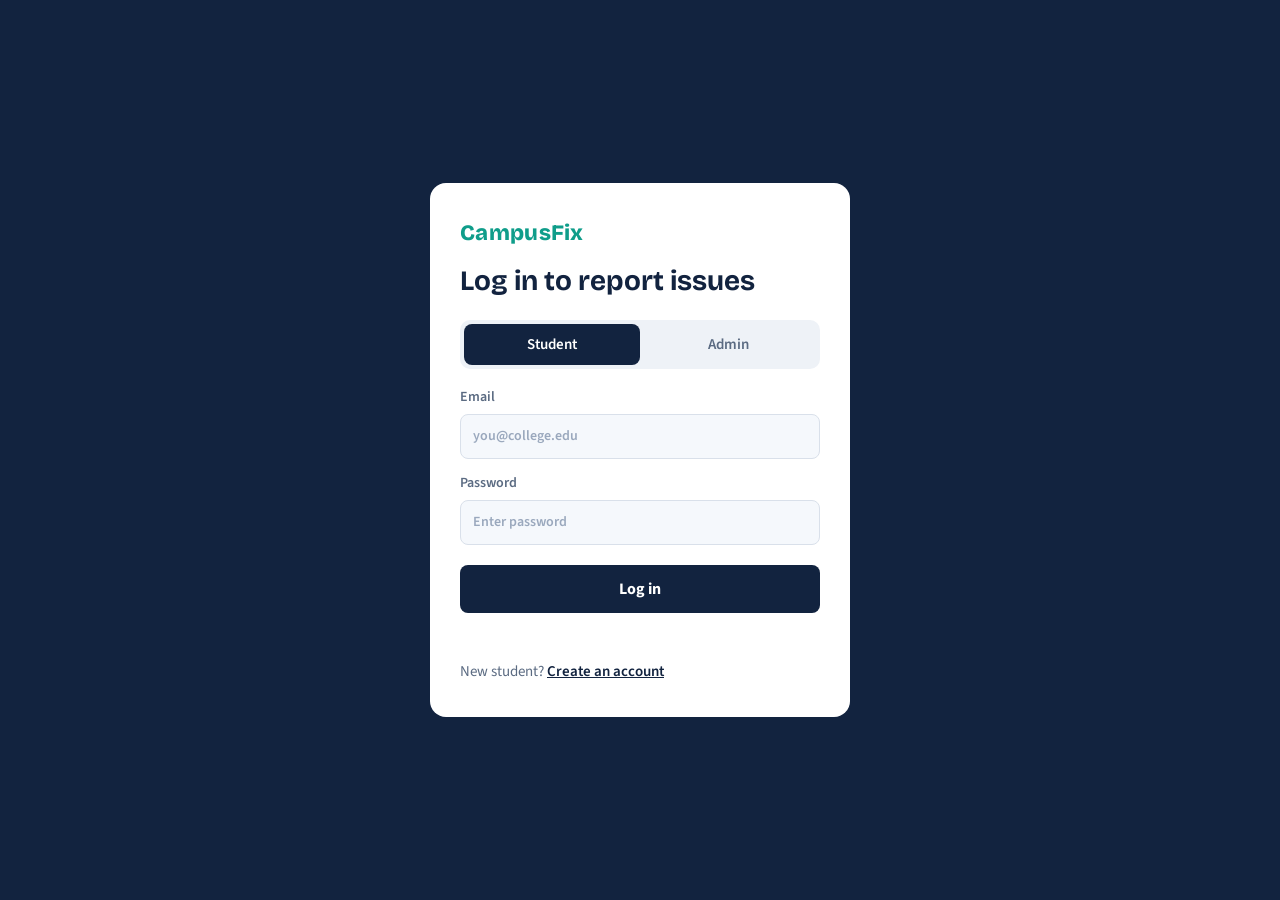
<file: index.html>
<!DOCTYPE html>
<html lang="en">
<head>
  <meta charset="UTF-8">
  <meta name="viewport" content="width=device-width, initial-scale=1.0">
  <title>CampusFix | Campus Issue Reporting Portal</title>
  <link rel="preconnect" href="https://fonts.googleapis.com">
  <link href="https://fonts.googleapis.com/css2?family=Bricolage+Grotesque:wght@500;700;800&family=Source+Sans+3:wght@400;600&display=swap" rel="stylesheet">
  <link rel="stylesheet" href="style.css">
</head>
<body>
  <div class="layout">
    <aside class="side">
      <div class="who">
        <div class="brand">CampusFix</div>
        <button id="logout" class="ghost">Log out</button>
      </div>
      <p id="hello" class="hello"></p>
      <h1>Seen something broken? Report it in a minute.</h1>

      <form id="issueForm" autocomplete="off">
        <label>Location<input id="location" required placeholder="e.g. Block B, Room 204"></label>
        <div class="row">
          <label>Category
            <select id="category">
              <option>Electrical</option><option>Water</option><option>Internet</option>
              <option>Furniture</option><option>Cleanliness</option><option>Other</option>
            </select>
          </label>
          <label>Priority
            <select id="priority"><option>Low</option><option selected>Medium</option><option>High</option></select>
          </label>
        </div>
        <label>What is wrong?<textarea id="description" required placeholder="Describe the problem"></textarea></label>
        <button type="submit" class="primary">Report issue</button>
      </form>
    </aside>

    <main class="board">
      <section class="stats">
        <div><b id="sTotal">0</b><span>Reported</span></div>
        <div><b id="sPending">0</b><span>Pending</span></div>
        <div><b id="sDone">0</b><span>Resolved</span></div>
      </section>

      <section class="tools">
        <input id="search" type="search" placeholder="Search your issues">
        <div class="chips" id="chips">
          <button class="chip active" data-f="All">All</button>
          <button class="chip" data-f="Pending">Pending</button>
          <button class="chip" data-f="Resolved">Resolved</button>
        </div>
      </section>

      <section id="issueList" class="list"></section>
    </main>
  </div>
  <div id="toast" role="status"></div>
  <script src="script.js"></script>
</body>
</html>
</file>
<file: style.css>
:root{
  --ink:#12233f; --ink2:#1d3763; --bg:#eef2f7; --white:#fff;
  --teal:#0f9d8a; --amber:#e8a317; --red:#d6483b; --muted:#5b6b82; --line:#d9e0ea;
}
*{box-sizing:border-box;margin:0;padding:0}
body{font-family:'Source Sans 3',system-ui,sans-serif;background:var(--bg);color:var(--ink);font-size:16px;line-height:1.5}
.layout{display:grid;grid-template-columns:380px 1fr;min-height:100vh}

/* Left panel */
.side{background:var(--ink);color:#fff;padding:36px 30px;position:sticky;top:0;height:100vh;overflow-y:auto}
.brand{font-family:'Bricolage Grotesque',sans-serif;font-weight:800;font-size:22px;letter-spacing:.3px;color:#7fe3d3}
.side h1{font-family:'Bricolage Grotesque',sans-serif;font-weight:700;font-size:30px;line-height:1.15;margin:18px 0 26px}
form{display:flex;flex-direction:column;gap:14px}
label{display:flex;flex-direction:column;gap:6px;font-size:14px;font-weight:600;color:#c9d6ea}
input,select,textarea{font:inherit;padding:11px 12px;border-radius:8px;border:1.5px solid #2c4a7c;background:var(--ink2);color:#fff;outline:none}
input::placeholder,textarea::placeholder{color:#8da2c4}
input:focus,select:focus,textarea:focus{border-color:#7fe3d3}
textarea{min-height:90px;resize:vertical}
.row{display:grid;grid-template-columns:1fr 1fr;gap:12px}
.primary{margin-top:6px;padding:13px;border:0;border-radius:8px;background:#7fe3d3;color:var(--ink);font:700 16px 'Source Sans 3',sans-serif;cursor:pointer;transition:transform .15s,background .15s}
.primary:hover{background:#a3f0e4;transform:translateY(-1px)}

/* Right board */
.board{padding:36px 40px;max-width:900px}
.stats{display:grid;grid-template-columns:repeat(3,1fr);gap:16px}
.stats div{background:var(--white);border-radius:14px;padding:18px 20px;border-bottom:4px solid var(--ink)}
.stats div:nth-child(2){border-color:var(--amber)}
.stats div:nth-child(3){border-color:var(--teal)}
.stats b{display:block;font-family:'Bricolage Grotesque',sans-serif;font-size:38px;line-height:1}
.stats span{color:var(--muted);font-size:14px}
.tools{display:flex;gap:14px;flex-wrap:wrap;margin:26px 0 18px;align-items:center}
.tools input{flex:1;min-width:220px;background:var(--white);color:var(--ink);border:1.5px solid var(--line)}
.tools input:focus{border-color:var(--ink)}
.chips{display:flex;gap:8px}
.chip{padding:9px 16px;border-radius:999px;border:1.5px solid var(--line);background:var(--white);font:600 14px 'Source Sans 3',sans-serif;color:var(--muted);cursor:pointer}
.chip.active{background:var(--ink);border-color:var(--ink);color:#fff}

/* Issue tickets */
.list{display:flex;flex-direction:column;gap:14px}
.ticket{background:var(--white);border-radius:12px;padding:18px 20px 16px;border-left:6px solid var(--amber)}
.ticket.done{border-left-color:var(--teal)}
.ticket.done .desc{color:var(--muted);text-decoration:line-through}
.top{display:flex;justify-content:space-between;gap:10px;align-items:baseline}
.top h3{font-family:'Bricolage Grotesque',sans-serif;font-size:19px}
.tag{font-size:13px;font-weight:600;padding:3px 10px;border-radius:999px;background:#e8edf5}
.tag.High{background:#fde3e0;color:#a52b20}
.tag.Medium{background:#fdf1d3;color:#8a6208}
.tag.Low{background:#dcf4ef;color:#0a6d5f}
.desc{margin:8px 0 10px}
.meta{font-size:14px;color:var(--muted)}
.actions{display:flex;gap:8px;margin-top:12px}
.actions button{padding:7px 14px;border-radius:8px;border:1.5px solid var(--line);background:#fff;font:600 14px 'Source Sans 3',sans-serif;cursor:pointer}
.actions .ok:hover{border-color:var(--teal);color:var(--teal)}
.actions .del:hover{border-color:var(--red);color:var(--red)}
.empty{background:var(--white);border:2px dashed var(--line);border-radius:12px;padding:40px;text-align:center;color:var(--muted)}

#toast{position:fixed;bottom:24px;left:50%;transform:translate(-50%,30px);background:var(--ink);color:#fff;padding:12px 22px;border-radius:10px;opacity:0;pointer-events:none;transition:.3s}
#toast.show{opacity:1;transform:translate(-50%,0)}
:focus-visible{outline:3px solid #7fe3d3;outline-offset:2px}

@media(max-width:860px){
  .layout{grid-template-columns:1fr}
  .side{position:static;height:auto}
  .board{padding:26px 18px}
}
@media(prefers-reduced-motion:reduce){*{transition:none!important}}
/* ---------- Login & Admin additions ---------- */
[hidden]{display:none!important}
.auth{display:grid;place-items:center;min-height:100vh;background:var(--ink);padding:20px}
.authcard{background:#fff;width:100%;max-width:420px;border-radius:16px;padding:34px 30px}
.authcard .brand{color:var(--teal)}
.authcard h1{font-family:'Bricolage Grotesque',sans-serif;font-size:28px;margin:10px 0 18px}
.authcard label{color:var(--muted)}
.authcard input{background:#f5f8fc;color:var(--ink);border-color:var(--line)}
.authcard input:focus{border-color:var(--ink)}
.authcard input::placeholder{color:#9aa8bd}
.authcard .primary{background:var(--ink);color:#fff}
.authcard .primary:hover{background:var(--ink2)}
.tabs{display:grid;grid-template-columns:1fr 1fr;background:var(--bg);border-radius:10px;padding:4px;margin-bottom:18px}
.tab{padding:10px;border:0;border-radius:8px;background:transparent;font:600 15px 'Source Sans 3',sans-serif;cursor:pointer;color:var(--muted)}
.tab.active{background:var(--ink);color:#fff}
.msg{min-height:20px;margin-top:12px;font-size:14px;color:var(--red)}
.msg.ok{color:var(--teal)}
.hint{font-size:13px;color:var(--muted);margin-top:12px;background:var(--bg);padding:10px 12px;border-radius:8px}
.swap{margin-top:16px;font-size:15px;color:var(--muted)}
.swap a{color:var(--ink);font-weight:600}
.who{display:flex;justify-content:space-between;align-items:center}
.hello{color:#c9d6ea;margin-top:14px}
.ghost{padding:8px 14px;border-radius:8px;border:1.5px solid #2c4a7c;background:transparent;color:#fff;font:600 14px 'Source Sans 3',sans-serif;cursor:pointer}
.ghost:hover{border-color:#7fe3d3}
.bar{display:flex;justify-content:space-between;align-items:center;margin-bottom:26px;gap:12px}
.bar h1{font-family:'Bricolage Grotesque',sans-serif;font-size:30px}
.bar .brand{color:var(--teal)}
.bar .ghost{color:var(--ink);border-color:var(--line)}
.wide{margin:0 auto}
</file>
